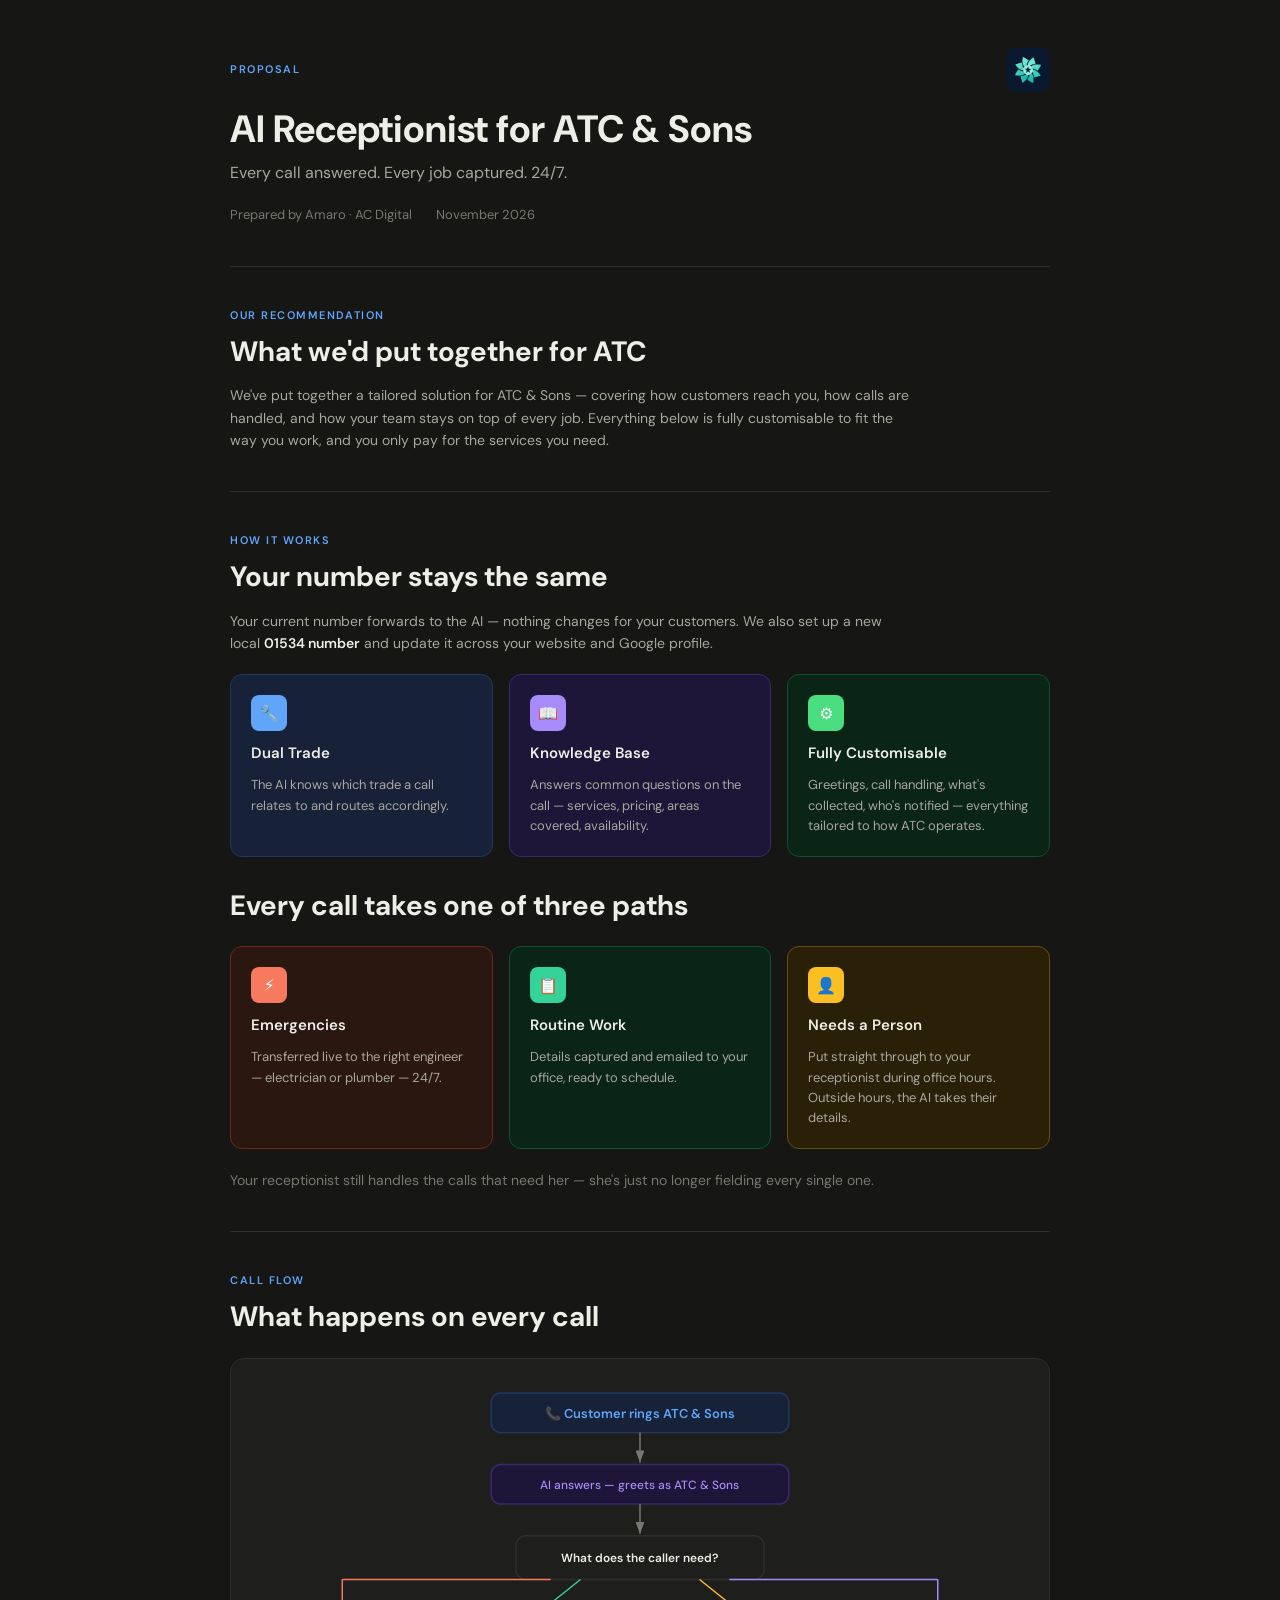
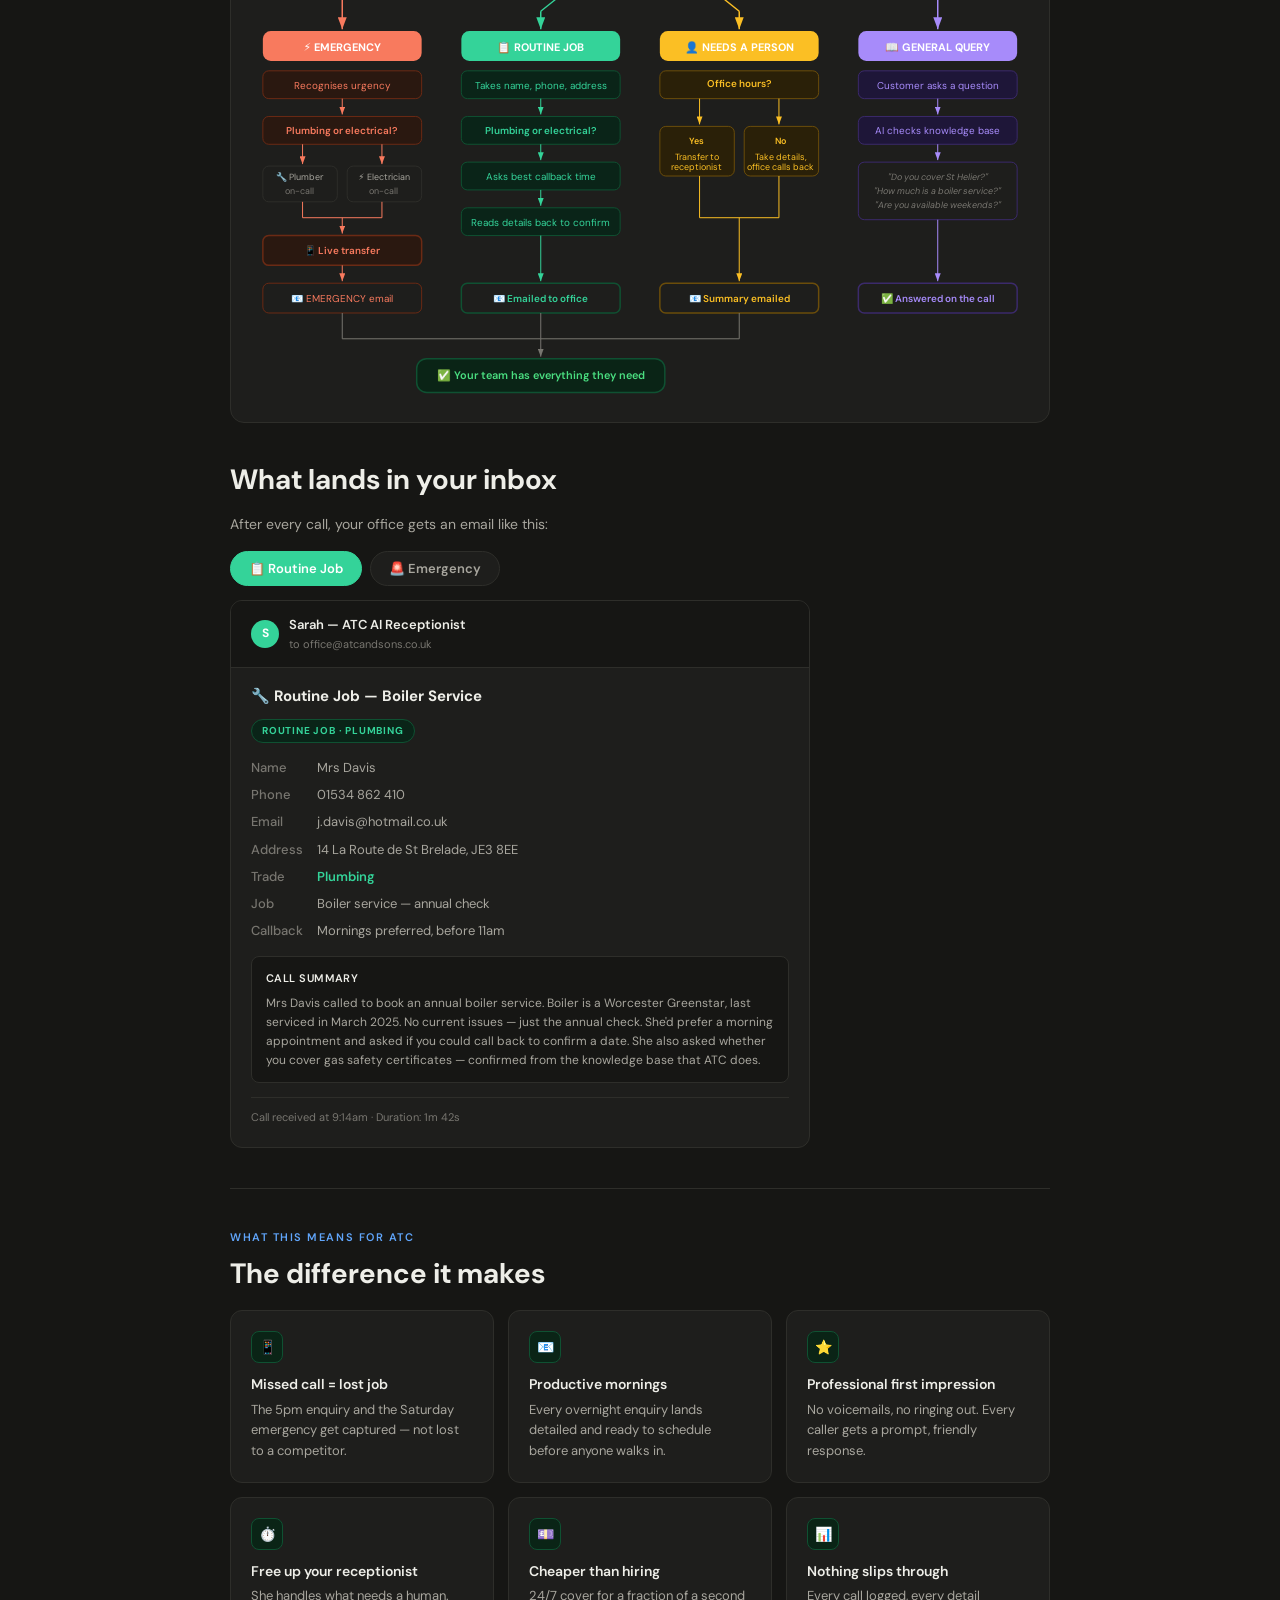
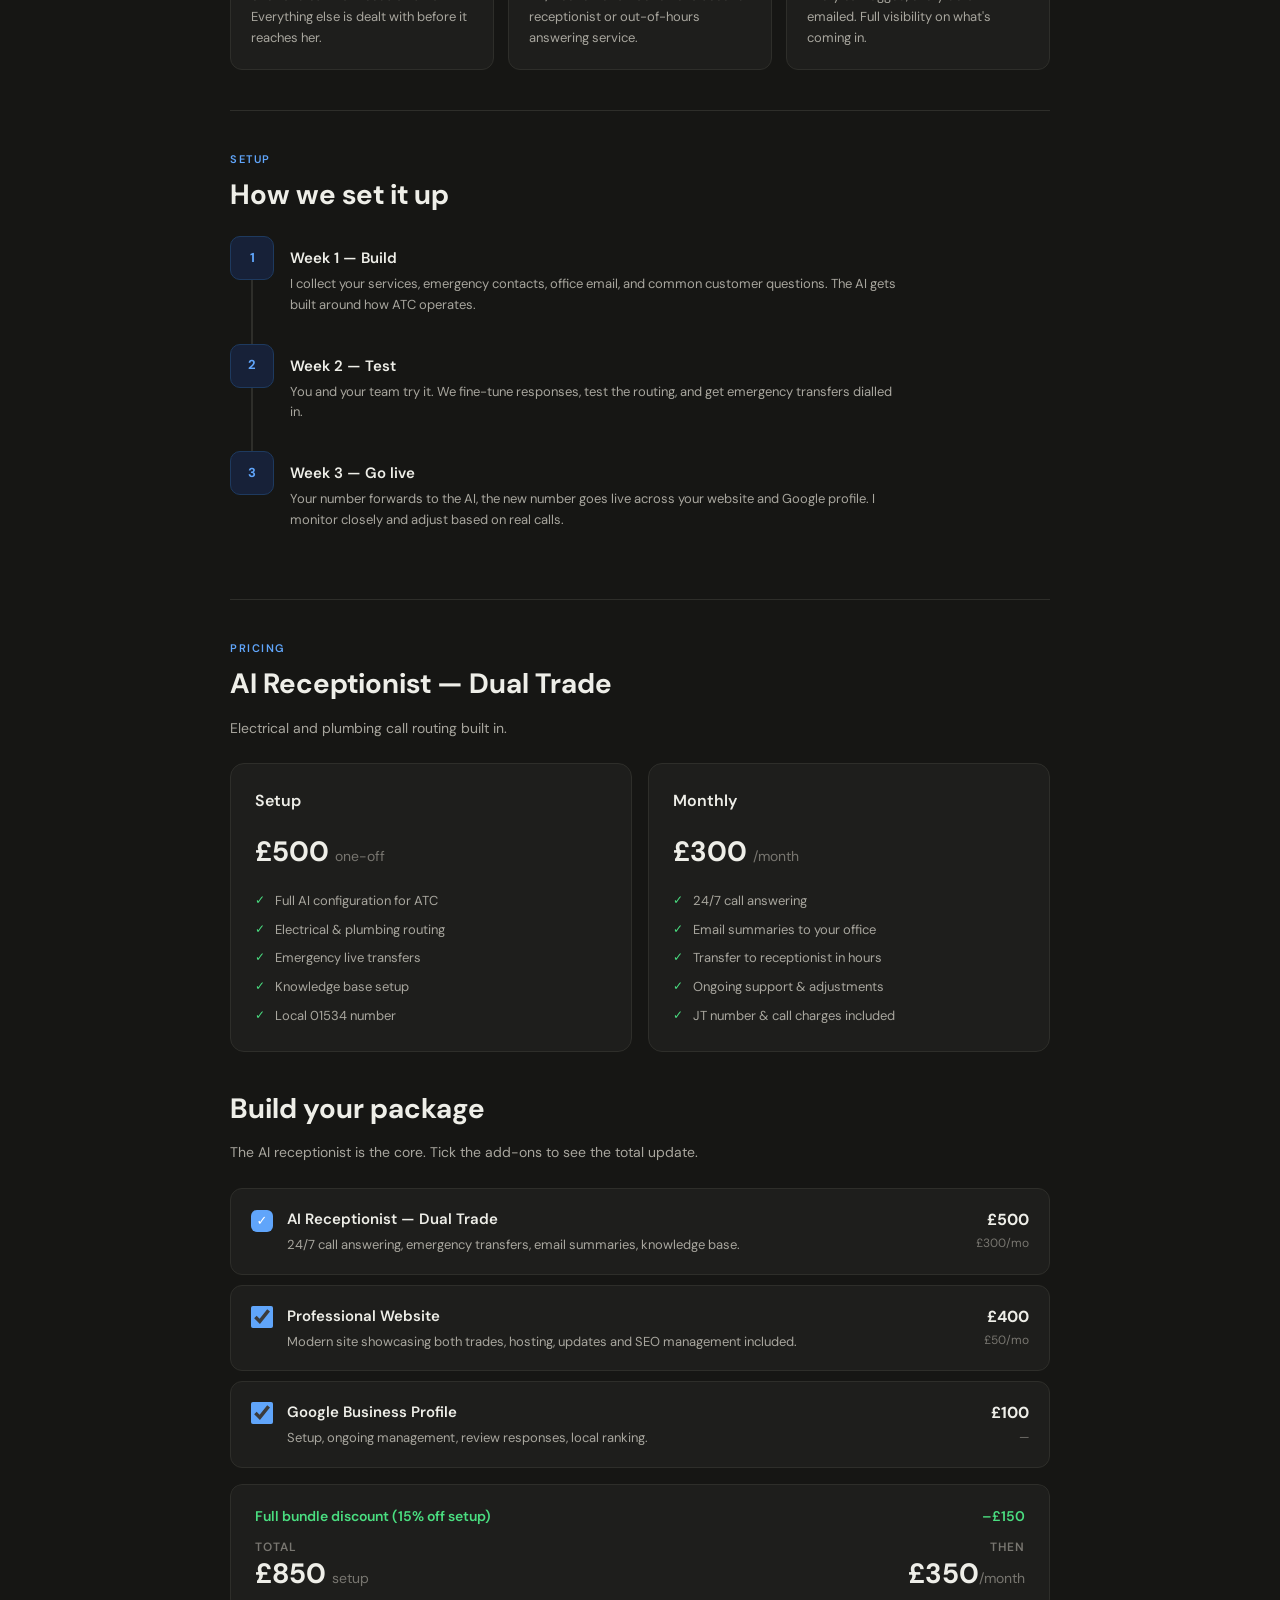
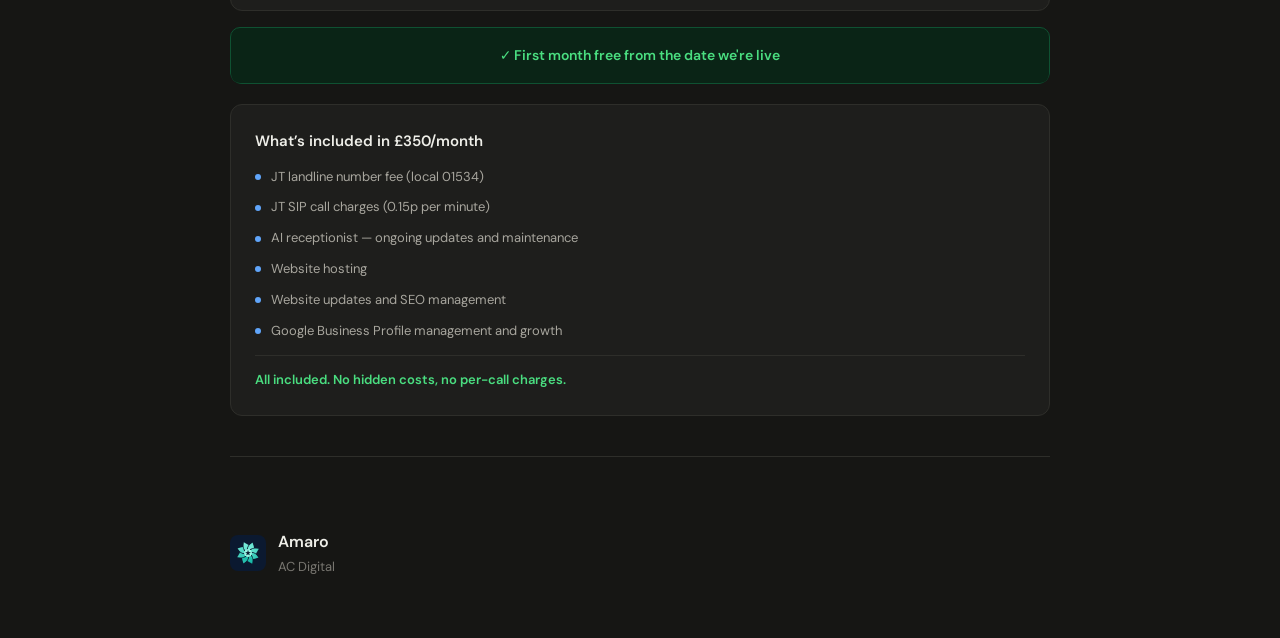
<file: p/atc-proposal/index.html>
<!doctype html><html><head><meta charset=utf8><title>ATC &amp; Sons Proposal · AC Digital</title><meta name="robots" content="noindex, nofollow, noarchive"><meta name="referrer" content="no-referrer"><link rel="icon" href="/favicon.ico"><meta name=viewport content="width=device-width,initial-scale=1,viewport-fit=cover"><style>:root{color-scheme:light;box-sizing:border-box;padding-top:env(safe-area-inset-top,0px);padding-bottom:env(safe-area-inset-bottom,0px)}html{scroll-padding-top:env(safe-area-inset-top,0px)}body{margin:0;padding:0;font:14px -apple-system,BlinkMacSystemFont,sans-serif;background:#fff;color:#000}img{max-width:100%}[hidden]:not([hidden=until-found i]){display:none!important}</style></head><body>

<meta name="claude:viewport-fit-sides" content="cover">
<link rel="stylesheet" href="https://fonts.googleapis.com/css2?family=DM+Sans:wght@300;400;500;600;700&display=swap">
<style>
:root {
  --bg: #161614;
  --surface: #1E1E1C;
  --fg: #EEEEE8;
  --fg2: #A8A69E;
  --fg3: #787670;
  --border: #2E2E2A;
  --accent: #60A5FA;
  --accent-bg: #172138;
  --coral: #F87A5E;
  --coral-bg: #2A1810;
  --coral-bd: #6B2A14;
  --teal: #34D399;
  --teal-bg: #0A2418;
  --teal-bd: #0F5132;
  --blue: #60A5FA;
  --blue-bg: #172138;
  --blue-bd: #1E3A5F;
  --amber: #FBBF24;
  --amber-bg: #2A2008;
  --amber-bd: #6B4D0A;
  --green: #4ADE80;
  --green-bg: #0A2416;
  --green-bd: #0F5132;
  --purple: #A78BFA;
  --purple-bg: #1E1638;
  --purple-bd: #3B2A6B;
  --font: 'DM Sans', system-ui, sans-serif;
  color-scheme: dark;
}

* { margin: 0; padding: 0; box-sizing: border-box; }
body {
  background: var(--bg);
  color: var(--fg);
  font-family: var(--font);
  line-height: 1.6;
  padding-left: max(16px, env(safe-area-inset-left, 0px));
  padding-right: max(16px, env(safe-area-inset-right, 0px));
  padding-block: 0;
}
.wrap { max-width: 820px; margin: 0 auto; }

/* Header */
.header {
  padding: 48px 0 40px;
  border-bottom: 1px solid var(--border);
}
.header-label {
  font-size: 11px;
  font-weight: 600;
  letter-spacing: 0.14em;
  text-transform: uppercase;
  color: var(--accent);
  margin-bottom: 16px;
}
.header h1 {
  font-size: clamp(28px, 5vw, 38px);
  font-weight: 700;
  line-height: 1.15;
  text-wrap: balance;
  margin-bottom: 8px;
}
.header .sub {
  font-size: 16px;
  color: var(--fg2);
}
.header .meta {
  margin-top: 20px;
  display: flex;
  gap: 24px;
  flex-wrap: wrap;
  font-size: 13px;
  color: var(--fg3);
}
.header .meta span { display: flex; align-items: center; gap: 6px; }

/* Sections */
section { padding: 40px 0; border-bottom: 1px solid var(--border); }
section:last-child { border-bottom: none; padding-bottom: 60px; }
.sec-label {
  font-size: 11px;
  font-weight: 600;
  letter-spacing: 0.14em;
  text-transform: uppercase;
  color: var(--accent);
  margin-bottom: 10px;
}
h2 {
  font-size: clamp(22px, 4vw, 28px);
  font-weight: 700;
  line-height: 1.2;
  text-wrap: balance;
  margin-bottom: 16px;
}
p { color: var(--fg2); margin-bottom: 14px; max-width: 68ch; }
p:last-child { margin-bottom: 0; }
strong { color: var(--fg); font-weight: 600; }

/* Intro letter */
.letter { font-size: 15px; line-height: 1.7; }
.letter p { margin-bottom: 16px; }

/* Call path cards */
.paths { display: grid; grid-template-columns: repeat(auto-fit, minmax(220px, 1fr)); gap: 16px; margin-top: 24px; }
.path-card {
  border-radius: 12px;
  padding: 20px;
  border: 1.5px solid;
  display: flex;
  flex-direction: column;
  gap: 10px;
}
.path-card.coral { background: var(--coral-bg); border-color: var(--coral-bd); }
.path-card.teal { background: var(--teal-bg); border-color: var(--teal-bd); }
.path-card.amber { background: var(--amber-bg); border-color: var(--amber-bd); }
.path-card .path-icon {
  width: 36px;
  height: 36px;
  border-radius: 8px;
  display: flex;
  align-items: center;
  justify-content: center;
  font-size: 16px;
}
.path-card.coral .path-icon { background: var(--coral); color: #fff; }
.path-card.teal .path-icon { background: var(--teal); color: #fff; }
.path-card.amber .path-icon { background: var(--amber); color: #fff; }
.path-card h3 { font-size: 15px; font-weight: 600; color: var(--fg); }
.path-card p { font-size: 13px; color: var(--fg2); margin: 0; line-height: 1.55; }

.note-box {
  margin-top: 20px;
  padding: 16px 20px;
  background: var(--surface);
  border: 1px solid var(--border);
  border-radius: 10px;
  font-size: 14px;
  color: var(--fg2);
  line-height: 1.65;
}

/* Diagram */
.diagram-wrap {
  margin-top: 24px;
  background: var(--surface);
  border: 1px solid var(--border);
  border-radius: 14px;
  padding: 32px 24px;
  overflow-x: auto;
}
.flow {
  display: flex;
  flex-direction: column;
  align-items: center;
  gap: 0;
  min-width: 300px;
}
.flow-node {
  padding: 10px 20px;
  border-radius: 10px;
  font-size: 13px;
  font-weight: 500;
  text-align: center;
  max-width: 280px;
  width: 100%;
}
.flow-node.start { background: var(--accent-bg); border: 1.5px solid var(--blue-bd); color: var(--blue); }
.flow-node.purple { background: var(--purple-bg); border: 1.5px solid var(--purple-bd); color: var(--purple); }
.flow-node.green { background: var(--green-bg); border: 1.5px solid var(--green-bd); color: var(--green); }
.flow-arrow {
  width: 2px;
  height: 20px;
  background: var(--border);
  position: relative;
}
.flow-arrow::after {
  content: '';
  position: absolute;
  bottom: -4px;
  left: -3px;
  width: 0;
  height: 0;
  border-left: 4px solid transparent;
  border-right: 4px solid transparent;
  border-top: 5px solid var(--border);
}
.flow-diamond {
  width: 100px;
  height: 100px;
  transform: rotate(45deg);
  border-radius: 8px;
  background: var(--amber-bg);
  border: 1.5px solid var(--amber-bd);
  display: flex;
  align-items: center;
  justify-content: center;
  margin: 4px 0;
}
.flow-diamond span {
  transform: rotate(-45deg);
  font-size: 11px;
  font-weight: 600;
  color: var(--amber);
  text-align: center;
  line-height: 1.3;
  padding: 4px;
}
.flow-branch {
  display: grid;
  grid-template-columns: repeat(3, 1fr);
  gap: 12px;
  width: 100%;
  margin: 8px 0;
}
.branch-col {
  display: flex;
  flex-direction: column;
  align-items: center;
  gap: 0;
}
.branch-label {
  font-size: 10px;
  font-weight: 600;
  letter-spacing: 0.1em;
  text-transform: uppercase;
  padding: 3px 10px;
  border-radius: 20px;
  margin-bottom: 8px;
}
.branch-label.coral { background: var(--coral-bg); color: var(--coral); border: 1px solid var(--coral-bd); }
.branch-label.teal { background: var(--teal-bg); color: var(--teal); border: 1px solid var(--teal-bd); }
.branch-label.amber { background: var(--amber-bg); color: var(--amber); border: 1px solid var(--amber-bd); }
.branch-node {
  padding: 8px 12px;
  border-radius: 8px;
  font-size: 11px;
  text-align: center;
  width: 100%;
  min-width: 0;
  line-height: 1.4;
}
.branch-node.coral { background: var(--coral-bg); border: 1px solid var(--coral-bd); color: var(--coral); }
.branch-node.teal { background: var(--teal-bg); border: 1px solid var(--teal-bd); color: var(--teal); }
.branch-node.amber { background: var(--amber-bg); border: 1px solid var(--amber-bd); color: var(--amber); }
.branch-arrow {
  width: 2px;
  height: 14px;
  position: relative;
}
.branch-arrow.coral { background: var(--coral-bd); }
.branch-arrow.teal { background: var(--teal-bd); }
.branch-arrow.amber { background: var(--amber-bd); }
.branch-arrow::after {
  content: '';
  position: absolute;
  bottom: -3px;
  left: -2.5px;
  width: 0;
  height: 0;
  border-left: 3.5px solid transparent;
  border-right: 3.5px solid transparent;
}
.branch-arrow.coral::after { border-top: 4px solid var(--coral-bd); }
.branch-arrow.teal::after { border-top: 4px solid var(--teal-bd); }
.branch-arrow.amber::after { border-top: 4px solid var(--amber-bd); }

/* Benefits */
.benefits { display: grid; grid-template-columns: repeat(auto-fit, minmax(200px, 1fr)); gap: 14px; margin-top: 20px; }
.benefit {
  background: var(--surface);
  border: 1px solid var(--border);
  border-radius: 12px;
  padding: 20px;
}
.benefit-icon {
  width: 32px;
  height: 32px;
  border-radius: 8px;
  background: var(--green-bg);
  border: 1px solid var(--green-bd);
  display: flex;
  align-items: center;
  justify-content: center;
  font-size: 14px;
  margin-bottom: 10px;
}
.benefit h3 { font-size: 14px; font-weight: 600; margin-bottom: 4px; }
.benefit p { font-size: 13px; margin: 0; }

/* Timeline */
.timeline { display: flex; flex-direction: column; gap: 0; margin-top: 24px; }
.tl-step {
  display: flex;
  gap: 16px;
  position: relative;
}
.tl-left {
  display: flex;
  flex-direction: column;
  align-items: center;
  flex-shrink: 0;
  width: 44px;
}
.tl-dot {
  width: 44px;
  height: 44px;
  border-radius: 10px;
  background: var(--accent-bg);
  border: 1.5px solid var(--blue-bd);
  display: flex;
  align-items: center;
  justify-content: center;
  font-size: 13px;
  font-weight: 700;
  color: var(--accent);
  flex-shrink: 0;
}
.tl-line {
  width: 2px;
  flex: 1;
  background: var(--border);
  min-height: 16px;
}
.tl-step:last-child .tl-line { display: none; }
.tl-content { padding: 10px 0 28px; min-width: 0; }
.tl-content h3 { font-size: 15px; font-weight: 600; margin-bottom: 4px; }
.tl-content p { font-size: 13px; margin: 0; }

.free-box {
  margin-top: 20px;
  padding: 16px 20px;
  background: var(--green-bg);
  border: 1.5px solid var(--green-bd);
  border-radius: 10px;
  font-size: 14px;
  font-weight: 600;
  color: var(--green);
  text-align: center;
}

/* Pricing */
.price-cards { display: grid; grid-template-columns: repeat(auto-fit, minmax(240px, 1fr)); gap: 16px; margin-top: 24px; }
.price-card {
  background: var(--surface);
  border: 1.5px solid var(--border);
  border-radius: 14px;
  padding: 24px;
  display: flex;
  flex-direction: column;
  gap: 16px;
}
.price-card.featured { border-color: var(--accent); position: relative; }
.price-card .badge {
  position: absolute;
  top: -11px;
  left: 20px;
  background: var(--accent);
  color: #fff;
  font-size: 10px;
  font-weight: 700;
  letter-spacing: 0.1em;
  text-transform: uppercase;
  padding: 3px 12px;
  border-radius: 20px;
}
.price-card h3 { font-size: 16px; font-weight: 600; }
.price-card .price { font-size: 28px; font-weight: 700; color: var(--fg); font-variant-numeric: tabular-nums; }
.price-card .price small { font-size: 14px; font-weight: 400; color: var(--fg3); }
.price-card .detail { font-size: 12px; color: var(--fg3); }
.price-card ul { list-style: none; display: flex; flex-direction: column; gap: 8px; }
.price-card li { font-size: 13px; color: var(--fg2); padding-left: 20px; position: relative; }
.price-card li::before { content: '✓'; position: absolute; left: 0; color: var(--green); font-weight: 600; font-size: 12px; }

.addons { margin-top: 24px; display: flex; flex-direction: column; gap: 12px; }
.addon {
  display: flex;
  align-items: flex-start;
  gap: 16px;
  background: var(--surface);
  border: 1px solid var(--border);
  border-radius: 12px;
  padding: 20px;
}
.addon-icon {
  width: 40px;
  height: 40px;
  border-radius: 10px;
  display: flex;
  align-items: center;
  justify-content: center;
  font-size: 18px;
  flex-shrink: 0;
}
.addon-icon.purple { background: var(--purple-bg); border: 1px solid var(--purple-bd); }
.addon-icon.blue { background: var(--blue-bg); border: 1px solid var(--blue-bd); }
.addon-body { min-width: 0; }
.addon-body h3 { font-size: 14px; font-weight: 600; margin-bottom: 2px; }
.addon-body .addon-price { font-size: 13px; font-weight: 600; color: var(--accent); margin-bottom: 6px; }
.addon-body p { font-size: 13px; margin: 0; }

/* Pricing builder */
.pkg-row {
  display: flex;
  align-items: flex-start;
  gap: 14px;
  padding: 18px 20px;
  background: var(--surface);
  border: 1.5px solid var(--border);
  border-radius: 12px;
  margin-bottom: 10px;
  transition: border-color 0.2s, opacity 0.2s;
}
.pkg-toggle { cursor: pointer; }
.pkg-toggle:hover { border-color: var(--accent); }
.pkg-toggle.unchecked { opacity: 0.45; }
.pkg-check { flex-shrink: 0; padding-top: 2px; }
.pkg-check input[type="checkbox"] {
  width: 22px; height: 22px; accent-color: var(--accent); cursor: pointer;
  border-radius: 6px;
}
.pkg-info { flex: 1; min-width: 0; }
.pkg-info h3 { font-size: 15px; font-weight: 600; }
.pkg-info p { font-size: 13px; color: var(--fg2); }
.pkg-price {
  flex-shrink: 0;
  text-align: right;
  display: flex;
  flex-direction: column;
  gap: 2px;
}
.pkg-setup { font-size: 16px; font-weight: 700; color: var(--fg); }
.pkg-monthly { font-size: 12px; color: var(--fg3); }
.pkg-totals {
  margin-top: 16px;
  border-radius: 12px;
  overflow: hidden;
}
.pkg-totals-inner {
  background: var(--surface);
  border: 1.5px solid var(--border);
  border-radius: 12px;
  padding: 20px 24px;
}
@media (max-width: 520px) {
  .pkg-row { flex-wrap: wrap; }
  .pkg-price { width: 100%; flex-direction: row; gap: 12px; padding-top: 6px; }
}

/* Bundle table */
.bundle-wrap {
  margin-top: 24px;
  background: var(--surface);
  border: 1.5px solid var(--accent);
  border-radius: 14px;
  overflow: hidden;
}
.bundle-header {
  background: var(--accent-bg);
  padding: 16px 24px;
  display: flex;
  align-items: center;
  justify-content: space-between;
  flex-wrap: wrap;
  gap: 8px;
}
.bundle-header h3 { font-size: 16px; font-weight: 700; color: var(--accent); }
.bundle-header .save {
  font-size: 11px;
  font-weight: 700;
  letter-spacing: 0.08em;
  text-transform: uppercase;
  background: var(--accent);
  color: #fff;
  padding: 4px 12px;
  border-radius: 20px;
}
.bundle-table { width: 100%; border-collapse: collapse; overflow-x: auto; display: block; }
.bundle-table table { width: 100%; border-collapse: collapse; }
.bundle-table th, .bundle-table td {
  padding: 12px 24px;
  text-align: left;
  font-size: 14px;
  border-bottom: 1px solid var(--border);
}
.bundle-table th { font-weight: 500; color: var(--fg3); font-size: 12px; letter-spacing: 0.06em; text-transform: uppercase; background: var(--bg); }
.bundle-table td { color: var(--fg2); font-variant-numeric: tabular-nums; }
.bundle-table tr:last-child td { border-bottom: none; font-weight: 700; color: var(--fg); font-size: 16px; }
.bundle-table tr.discount td { color: var(--green); font-weight: 600; }

/* Monthly breakdown */
.monthly-box {
  margin-top: 20px;
  background: var(--surface);
  border: 1px solid var(--border);
  border-radius: 12px;
  padding: 24px;
}
.monthly-box h3 { font-size: 15px; font-weight: 600; margin-bottom: 14px; }
.monthly-items { display: flex; flex-direction: column; gap: 10px; }
.monthly-item {
  display: flex;
  align-items: center;
  gap: 10px;
  font-size: 13px;
  color: var(--fg2);
}
.monthly-item .dot {
  width: 6px;
  height: 6px;
  border-radius: 50%;
  background: var(--accent);
  flex-shrink: 0;
}
.monthly-note {
  margin-top: 14px;
  padding-top: 14px;
  border-top: 1px solid var(--border);
  font-size: 13px;
  font-weight: 600;
  color: var(--green);
}

/* Next steps */
.next-steps {
  background: var(--accent-bg);
  border: 1.5px solid var(--blue-bd);
  border-radius: 14px;
  padding: 28px;
  margin-top: 20px;
}
.next-steps p { color: var(--fg2); font-size: 14px; margin-bottom: 12px; }
.next-steps p:last-child { margin-bottom: 0; }

.sign-off {
  margin-top: 32px;
  padding-top: 24px;
  border-top: 1px solid var(--border);
}
.sign-off .name { font-size: 16px; font-weight: 600; }
.sign-off .co { font-size: 13px; color: var(--fg3); margin-top: 2px; }

@media (max-width: 520px) {
  .flow-branch { grid-template-columns: 1fr; gap: 16px; }
  .paths { grid-template-columns: 1fr; }
  .benefits { grid-template-columns: 1fr; }
}
</style>

<div class="wrap">

  <!-- Header -->
  <div class="header">
    <div style="display: flex; align-items: center; justify-content: space-between; margin-bottom: 16px;"><div class="header-label" style="margin-bottom: 0;">Proposal</div><img src="[data-uri]" alt="AC Digital" style="width: 44px; height: 44px; border-radius: 10px;"></div>
    <h1>AI Receptionist for ATC&nbsp;&amp;&nbsp;Sons</h1>
    <div class="sub">Every call answered. Every job captured. 24/7.</div>
    <div class="meta">
      <span>Prepared by Amaro · AC Digital</span>
      <span>November 2026</span>
    </div>
  </div>

  <!-- Our Recommendation -->
  <section>
    <div class="sec-label">Our Recommendation</div>
    <h2>What we'd put together for ATC</h2>
    <p>We've put together a tailored solution for ATC &amp; Sons — covering how customers reach you, how calls are handled, and how your team stays on top of every job. Everything below is fully customisable to fit the way you work, and you only pay for the services you need.</p>
  </section>

  <!-- How it works -->
  <section>
    <div class="sec-label">How It Works</div>
    <h2>Your number stays the same</h2>
    <p>Your current number forwards to the AI — nothing changes for your customers. We also set up a new local <strong>01534 number</strong> and update it across your website and Google profile.</p>
    <div class="paths" style="margin-top: 20px;">
      <div class="path-card" style="background: var(--blue-bg); border-color: var(--blue-bd);">
        <div class="path-icon" style="background: var(--blue); color: #fff;">🔧</div>
        <h3>Dual Trade</h3>
        <p>The AI knows which trade a call relates to and routes accordingly.</p>
      </div>
      <div class="path-card" style="background: var(--purple-bg); border-color: var(--purple-bd);">
        <div class="path-icon" style="background: var(--purple); color: #fff;">📖</div>
        <h3>Knowledge Base</h3>
        <p>Answers common questions on the call — services, pricing, areas covered, availability.</p>
      </div>
      <div class="path-card" style="background: var(--green-bg); border-color: var(--green-bd);">
        <div class="path-icon" style="background: var(--green); color: #fff;">⚙️</div>
        <h3>Fully Customisable</h3>
        <p>Greetings, call handling, what's collected, who's notified — everything tailored to how ATC operates.</p>
      </div>
    </div>

    <h2 style="margin-top: 32px;">Every call takes one of three paths</h2>

    <div class="paths">
      <div class="path-card coral">
        <div class="path-icon">⚡</div>
        <h3>Emergencies</h3>
        <p>Transferred live to the right engineer — electrician or plumber — 24/7.</p>
      </div>
      <div class="path-card teal">
        <div class="path-icon">📋</div>
        <h3>Routine Work</h3>
        <p>Details captured and emailed to your office, ready to schedule.</p>
      </div>
      <div class="path-card amber">
        <div class="path-icon">👤</div>
        <h3>Needs a Person</h3>
        <p>Put straight through to your receptionist during office hours. Outside hours, the AI takes their details.</p>
      </div>
    </div>

    <p style="margin-top: 20px; color: var(--fg3); font-size: 14px;">Your receptionist still handles the calls that need her — she's just no longer fielding every single one.</p>
  </section>

  <!-- Call flow diagram -->
  <section>
    <div class="sec-label">Call Flow</div>
    <h2>What happens on every call</h2>

    <div class="diagram-wrap" style="padding: 24px 12px;">
      <svg viewBox="0 0 800 620" style="width: 100%; height: auto; max-width: 800px; margin: 0 auto; display: block;" xmlns="http://www.w3.org/2000/svg">
        <defs>
          <marker id="ah" markerWidth="8" markerHeight="6" refX="8" refY="3" orient="auto"><path d="M0,0 L8,3 L0,6Z" fill="var(--fg3)"/></marker>
          <marker id="ah-coral" markerWidth="8" markerHeight="6" refX="8" refY="3" orient="auto"><path d="M0,0 L8,3 L0,6Z" fill="var(--coral)"/></marker>
          <marker id="ah-teal" markerWidth="8" markerHeight="6" refX="8" refY="3" orient="auto"><path d="M0,0 L8,3 L0,6Z" fill="var(--teal)"/></marker>
          <marker id="ah-amber" markerWidth="8" markerHeight="6" refX="8" refY="3" orient="auto"><path d="M0,0 L8,3 L0,6Z" fill="var(--amber)"/></marker>
          <marker id="ah-purple" markerWidth="8" markerHeight="6" refX="8" refY="3" orient="auto"><path d="M0,0 L8,3 L0,6Z" fill="var(--purple)"/></marker>
        </defs>

        <!-- Row 1: Customer calls -->
        <rect x="250" y="10" width="300" height="40" rx="10" fill="var(--accent-bg)" stroke="var(--blue-bd)" stroke-width="1.5"/>
        <text x="400" y="35" text-anchor="middle" font-family="var(--font)" font-size="13" font-weight="600" fill="var(--accent)">📞  Customer rings ATC &amp; Sons</text>

        <!-- Arrow down -->
        <line x1="400" y1="50" x2="400" y2="80" stroke="var(--fg3)" stroke-width="1.5" marker-end="url(#ah)"/>

        <!-- Row 2: AI answers -->
        <rect x="250" y="82" width="300" height="40" rx="10" fill="var(--purple-bg)" stroke="var(--purple-bd)" stroke-width="1.5"/>
        <text x="400" y="107" text-anchor="middle" font-family="var(--font)" font-size="12" font-weight="500" fill="var(--purple)">AI answers — greets as ATC &amp; Sons</text>

        <!-- Arrow down -->
        <line x1="400" y1="122" x2="400" y2="152" stroke="var(--fg3)" stroke-width="1.5" marker-end="url(#ah)"/>

        <!-- Row 3: Decision diamond -->
        <rect x="275" y="154" width="250" height="44" rx="10" fill="var(--surface)" stroke="var(--border)" stroke-width="1.5"/>
        <text x="400" y="180" text-anchor="middle" font-family="var(--font)" font-size="12" font-weight="600" fill="var(--fg)">What does the caller need?</text>

        <!-- 4 branch lines from decision box -->
        <!-- Emergency (x=100) -->
        <line x1="310" y1="198" x2="100" y2="198" stroke="var(--coral)" stroke-width="1.5"/>
        <line x1="100" y1="198" x2="100" y2="248" stroke="var(--coral)" stroke-width="1.5" marker-end="url(#ah-coral)"/>
        <!-- Routine (x=300) -->
        <line x1="340" y1="198" x2="300" y2="230" stroke="var(--teal)" stroke-width="1.5"/>
        <line x1="300" y1="230" x2="300" y2="248" stroke="var(--teal)" stroke-width="1.5" marker-end="url(#ah-teal)"/>
        <!-- Needs person (x=500) -->
        <line x1="460" y1="198" x2="500" y2="230" stroke="var(--amber)" stroke-width="1.5"/>
        <line x1="500" y1="230" x2="500" y2="248" stroke="var(--amber)" stroke-width="1.5" marker-end="url(#ah-amber)"/>
        <!-- General query (x=700) -->
        <line x1="490" y1="198" x2="700" y2="198" stroke="var(--purple)" stroke-width="1.5"/>
        <line x1="700" y1="198" x2="700" y2="248" stroke="var(--purple)" stroke-width="1.5" marker-end="url(#ah-purple)"/>

        <!-- COLUMN 1: Emergency -->
        <rect x="20" y="250" width="160" height="30" rx="8" fill="var(--coral)" />
        <text x="100" y="270" text-anchor="middle" font-family="var(--font)" font-size="11" font-weight="700" fill="#fff">⚡ EMERGENCY</text>

        <rect x="20" y="290" width="160" height="28" rx="6" fill="var(--coral-bg)" stroke="var(--coral-bd)" stroke-width="1"/>
        <text x="100" y="308" text-anchor="middle" font-family="var(--font)" font-size="10" fill="var(--coral)">Recognises urgency</text>

        <line x1="100" y1="318" x2="100" y2="334" stroke="var(--coral)" stroke-width="1" marker-end="url(#ah-coral)"/>

        <rect x="20" y="336" width="160" height="28" rx="6" fill="var(--coral-bg)" stroke="var(--coral-bd)" stroke-width="1"/>
        <text x="100" y="354" text-anchor="middle" font-family="var(--font)" font-size="10" font-weight="600" fill="var(--coral)">Plumbing or electrical?</text>

        <!-- Split into two -->
        <line x1="60" y1="364" x2="60" y2="384" stroke="var(--coral)" stroke-width="1" marker-end="url(#ah-coral)"/>
        <line x1="140" y1="364" x2="140" y2="384" stroke="var(--coral)" stroke-width="1" marker-end="url(#ah-coral)"/>

        <rect x="20" y="386" width="75" height="36" rx="6" fill="var(--surface)" stroke="var(--border)" stroke-width="1"/>
        <text x="57" y="400" text-anchor="middle" font-family="var(--font)" font-size="9" fill="var(--fg2)">🔧 Plumber</text>
        <text x="57" y="414" text-anchor="middle" font-family="var(--font)" font-size="9" fill="var(--fg3)">on-call</text>

        <rect x="105" y="386" width="75" height="36" rx="6" fill="var(--surface)" stroke="var(--border)" stroke-width="1"/>
        <text x="142" y="400" text-anchor="middle" font-family="var(--font)" font-size="9" fill="var(--fg2)">⚡ Electrician</text>
        <text x="142" y="414" text-anchor="middle" font-family="var(--font)" font-size="9" fill="var(--fg3)">on-call</text>

        <!-- Merge back -->
        <line x1="60" y1="422" x2="60" y2="438" stroke="var(--coral)" stroke-width="1"/>
        <line x1="140" y1="422" x2="140" y2="438" stroke="var(--coral)" stroke-width="1"/>
        <line x1="60" y1="438" x2="140" y2="438" stroke="var(--coral)" stroke-width="1"/>
        <line x1="100" y1="438" x2="100" y2="454" stroke="var(--coral)" stroke-width="1" marker-end="url(#ah-coral)"/>

        <rect x="20" y="456" width="160" height="30" rx="6" fill="var(--coral-bg)" stroke="var(--coral-bd)" stroke-width="1.5"/>
        <text x="100" y="475" text-anchor="middle" font-family="var(--font)" font-size="10" font-weight="600" fill="var(--coral)">📱 Live transfer</text>

        <line x1="100" y1="486" x2="100" y2="502" stroke="var(--coral)" stroke-width="1" marker-end="url(#ah-coral)"/>

        <rect x="20" y="504" width="160" height="30" rx="6" fill="var(--surface)" stroke="var(--coral-bd)" stroke-width="1"/>
        <text x="100" y="523" text-anchor="middle" font-family="var(--font)" font-size="10" fill="var(--coral)">📧 EMERGENCY email</text>

        <!-- COLUMN 2: Routine -->
        <rect x="220" y="250" width="160" height="30" rx="8" fill="var(--teal)" />
        <text x="300" y="270" text-anchor="middle" font-family="var(--font)" font-size="11" font-weight="700" fill="#fff">📋 ROUTINE JOB</text>

        <rect x="220" y="290" width="160" height="28" rx="6" fill="var(--teal-bg)" stroke="var(--teal-bd)" stroke-width="1"/>
        <text x="300" y="308" text-anchor="middle" font-family="var(--font)" font-size="10" fill="var(--teal)">Takes name, phone, address</text>

        <line x1="300" y1="318" x2="300" y2="334" stroke="var(--teal)" stroke-width="1" marker-end="url(#ah-teal)"/>

        <rect x="220" y="336" width="160" height="28" rx="6" fill="var(--teal-bg)" stroke="var(--teal-bd)" stroke-width="1"/>
        <text x="300" y="354" text-anchor="middle" font-family="var(--font)" font-size="10" font-weight="600" fill="var(--teal)">Plumbing or electrical?</text>

        <line x1="300" y1="364" x2="300" y2="380" stroke="var(--teal)" stroke-width="1" marker-end="url(#ah-teal)"/>

        <rect x="220" y="382" width="160" height="28" rx="6" fill="var(--teal-bg)" stroke="var(--teal-bd)" stroke-width="1"/>
        <text x="300" y="400" text-anchor="middle" font-family="var(--font)" font-size="10" fill="var(--teal)">Asks best callback time</text>

        <line x1="300" y1="410" x2="300" y2="426" stroke="var(--teal)" stroke-width="1" marker-end="url(#ah-teal)"/>

        <rect x="220" y="428" width="160" height="28" rx="6" fill="var(--teal-bg)" stroke="var(--teal-bd)" stroke-width="1"/>
        <text x="300" y="446" text-anchor="middle" font-family="var(--font)" font-size="10" fill="var(--teal)">Reads details back to confirm</text>

        <line x1="300" y1="456" x2="300" y2="502" stroke="var(--teal)" stroke-width="1" marker-end="url(#ah-teal)"/>

        <rect x="220" y="504" width="160" height="30" rx="6" fill="var(--surface)" stroke="var(--teal-bd)" stroke-width="1.5"/>
        <text x="300" y="523" text-anchor="middle" font-family="var(--font)" font-size="10" font-weight="600" fill="var(--teal)">📧 Emailed to office</text>

        <!-- COLUMN 3: Needs a Person -->
        <rect x="420" y="250" width="160" height="30" rx="8" fill="var(--amber)" />
        <text x="500" y="270" text-anchor="middle" font-family="var(--font)" font-size="11" font-weight="700" fill="#fff">👤 NEEDS A PERSON</text>

        <rect x="420" y="290" width="160" height="28" rx="6" fill="var(--amber-bg)" stroke="var(--amber-bd)" stroke-width="1"/>
        <text x="500" y="306" text-anchor="middle" font-family="var(--font)" font-size="10" font-weight="600" fill="var(--amber)">Office hours?</text>

        <!-- Split yes/no -->
        <line x1="460" y1="318" x2="460" y2="344" stroke="var(--amber)" stroke-width="1" marker-end="url(#ah-amber)"/>
        <line x1="540" y1="318" x2="540" y2="344" stroke="var(--amber)" stroke-width="1" marker-end="url(#ah-amber)"/>

        <rect x="420" y="346" width="75" height="50" rx="6" fill="var(--amber-bg)" stroke="var(--amber-bd)" stroke-width="1"/>
        <text x="457" y="364" text-anchor="middle" font-family="var(--font)" font-size="9" font-weight="600" fill="var(--amber)">Yes</text>
        <text x="457" y="380" text-anchor="middle" font-family="var(--font)" font-size="9" fill="var(--amber)">Transfer to</text>
        <text x="457" y="390" text-anchor="middle" font-family="var(--font)" font-size="9" fill="var(--amber)">receptionist</text>

        <rect x="505" y="346" width="75" height="50" rx="6" fill="var(--amber-bg)" stroke="var(--amber-bd)" stroke-width="1"/>
        <text x="542" y="364" text-anchor="middle" font-family="var(--font)" font-size="9" font-weight="600" fill="var(--amber)">No</text>
        <text x="542" y="380" text-anchor="middle" font-family="var(--font)" font-size="9" fill="var(--amber)">Take details,</text>
        <text x="542" y="390" text-anchor="middle" font-family="var(--font)" font-size="9" fill="var(--amber)">office calls back</text>

        <!-- Merge -->
        <line x1="460" y1="396" x2="460" y2="438" stroke="var(--amber)" stroke-width="1"/>
        <line x1="540" y1="396" x2="540" y2="438" stroke="var(--amber)" stroke-width="1"/>
        <line x1="460" y1="438" x2="540" y2="438" stroke="var(--amber)" stroke-width="1"/>
        <line x1="500" y1="438" x2="500" y2="502" stroke="var(--amber)" stroke-width="1" marker-end="url(#ah-amber)"/>

        <rect x="420" y="504" width="160" height="30" rx="6" fill="var(--surface)" stroke="var(--amber-bd)" stroke-width="1.5"/>
        <text x="500" y="523" text-anchor="middle" font-family="var(--font)" font-size="10" font-weight="600" fill="var(--amber)">📧 Summary emailed</text>

        <!-- COLUMN 4: General Query -->
        <rect x="620" y="250" width="160" height="30" rx="8" fill="var(--purple)" />
        <text x="700" y="270" text-anchor="middle" font-family="var(--font)" font-size="11" font-weight="700" fill="#fff">📖 GENERAL QUERY</text>

        <rect x="620" y="290" width="160" height="28" rx="6" fill="var(--purple-bg)" stroke="var(--purple-bd)" stroke-width="1"/>
        <text x="700" y="308" text-anchor="middle" font-family="var(--font)" font-size="10" fill="var(--purple)">Customer asks a question</text>

        <line x1="700" y1="318" x2="700" y2="334" stroke="var(--purple)" stroke-width="1" marker-end="url(#ah-purple)"/>

        <rect x="620" y="336" width="160" height="28" rx="6" fill="var(--purple-bg)" stroke="var(--purple-bd)" stroke-width="1"/>
        <text x="700" y="354" text-anchor="middle" font-family="var(--font)" font-size="10" fill="var(--purple)">AI checks knowledge base</text>

        <line x1="700" y1="364" x2="700" y2="380" stroke="var(--purple)" stroke-width="1" marker-end="url(#ah-purple)"/>

        <rect x="620" y="382" width="160" height="58" rx="6" fill="var(--surface)" stroke="var(--purple-bd)" stroke-width="1"/>
        <text x="700" y="400" text-anchor="middle" font-family="var(--font)" font-size="9" font-style="italic" fill="var(--fg3)">"Do you cover St Helier?"</text>
        <text x="700" y="414" text-anchor="middle" font-family="var(--font)" font-size="9" font-style="italic" fill="var(--fg3)">"How much is a boiler service?"</text>
        <text x="700" y="428" text-anchor="middle" font-family="var(--font)" font-size="9" font-style="italic" fill="var(--fg3)">"Are you available weekends?"</text>

        <line x1="700" y1="440" x2="700" y2="502" stroke="var(--purple)" stroke-width="1" marker-end="url(#ah-purple)"/>

        <rect x="620" y="504" width="160" height="30" rx="6" fill="var(--surface)" stroke="var(--purple-bd)" stroke-width="1.5"/>
        <text x="700" y="523" text-anchor="middle" font-family="var(--font)" font-size="10" font-weight="600" fill="var(--purple)">✅ Answered on the call</text>

        <!-- Bottom: all paths converge to email -->
        <line x1="100" y1="534" x2="100" y2="560" stroke="var(--fg3)" stroke-width="1"/>
        <line x1="300" y1="534" x2="300" y2="560" stroke="var(--fg3)" stroke-width="1"/>
        <line x1="500" y1="534" x2="500" y2="560" stroke="var(--fg3)" stroke-width="1"/>
        <line x1="100" y1="560" x2="500" y2="560" stroke="var(--fg3)" stroke-width="1"/>
        <line x1="300" y1="560" x2="300" y2="578" stroke="var(--fg3)" stroke-width="1" marker-end="url(#ah)"/>

        <rect x="175" y="580" width="250" height="34" rx="10" fill="var(--green-bg)" stroke="var(--green-bd)" stroke-width="1.5"/>
        <text x="300" y="601" text-anchor="middle" font-family="var(--font)" font-size="11" font-weight="600" fill="var(--green)">✅ Your team has everything they need</text>
      </svg>
    </div>

    <!-- Email preview -->
    <h2 style="margin-top: 40px;">What lands in your inbox</h2>
    <p>After every call, your office gets an email like this:</p>

    <!-- Toggle buttons -->
    <div style="display: flex; gap: 8px; margin-top: 16px;">
      <button id="btn-routine" onclick="showEmail('routine')" style="padding: 8px 18px; border-radius: 20px; font-family: var(--font); font-size: 13px; font-weight: 600; cursor: pointer; border: 1.5px solid var(--teal); background: var(--teal); color: #fff; transition: all 0.2s;">📋 Routine Job</button>
      <button id="btn-emergency" onclick="showEmail('emergency')" style="padding: 8px 18px; border-radius: 20px; font-family: var(--font); font-size: 13px; font-weight: 600; cursor: pointer; border: 1.5px solid var(--border); background: var(--surface); color: var(--fg2); transition: all 0.2s;">🚨 Emergency</button>
    </div>

    <!-- Routine email -->
    <div id="email-routine" style="margin-top: 14px; max-width: 580px;">
      <div style="background: var(--surface); border: 1.5px solid var(--border); border-radius: 12px; overflow: hidden;">
        <div style="background: var(--bg); padding: 14px 20px; border-bottom: 1px solid var(--border); display: flex; align-items: center; gap: 10px;">
          <div style="width: 28px; height: 28px; border-radius: 50%; background: var(--teal); display: flex; align-items: center; justify-content: center; color: #fff; font-size: 12px; font-weight: 700; flex-shrink: 0;">S</div>
          <div style="min-width: 0;">
            <div style="font-size: 13px; font-weight: 600; color: var(--fg);">Sarah — ATC AI Receptionist</div>
            <div style="font-size: 11px; color: var(--fg3);">to office@atcandsons.co.uk</div>
          </div>
        </div>
        <div style="padding: 16px 20px 0;">
          <div style="font-size: 15px; font-weight: 700; color: var(--fg);">🔧 Routine Job — Boiler Service</div>
        </div>
        <div style="padding: 10px 20px 0;">
          <span style="display: inline-block; font-size: 10px; font-weight: 700; letter-spacing: 0.08em; text-transform: uppercase; padding: 3px 10px; border-radius: 20px; background: var(--teal-bg); color: var(--teal); border: 1px solid var(--teal-bd);">Routine Job · Plumbing</span>
        </div>
        <div style="padding: 14px 20px 20px; font-size: 13px; color: var(--fg2); line-height: 1.7;">
          <div style="margin-bottom: 14px;">
            <div style="display: grid; grid-template-columns: auto 1fr; gap: 5px 14px;">
              <span style="color: var(--fg3); font-weight: 500;">Name</span><span>Mrs Davis</span>
              <span style="color: var(--fg3); font-weight: 500;">Phone</span><span>01534 862 410</span>
              <span style="color: var(--fg3); font-weight: 500;">Email</span><span>j.davis@hotmail.co.uk</span>
              <span style="color: var(--fg3); font-weight: 500;">Address</span><span>14 La Route de St Brelade, JE3 8EE</span>
              <span style="color: var(--fg3); font-weight: 500;">Trade</span><span style="font-weight: 600; color: var(--teal);">Plumbing</span>
              <span style="color: var(--fg3); font-weight: 500;">Job</span><span>Boiler service — annual check</span>
              <span style="color: var(--fg3); font-weight: 500;">Callback</span><span>Mornings preferred, before 11am</span>
            </div>
          </div>
          <div style="background: var(--bg); border-radius: 8px; padding: 12px 14px; margin-bottom: 14px; border: 1px solid var(--border);">
            <div style="font-size: 11px; font-weight: 600; color: var(--fg); margin-bottom: 6px; letter-spacing: 0.04em; text-transform: uppercase;">Call Summary</div>
            <div style="font-size: 12px; color: var(--fg2); line-height: 1.6;">Mrs Davis called to book an annual boiler service. Boiler is a Worcester Greenstar, last serviced in March 2025. No current issues — just the annual check. She'd prefer a morning appointment and asked if you could call back to confirm a date. She also asked whether you cover gas safety certificates — confirmed from the knowledge base that ATC does.</div>
          </div>
          <div style="padding-top: 10px; border-top: 1px solid var(--border); font-size: 11px; color: var(--fg3);">
            <span>Call received at 9:14am · Duration: 1m 42s</span>
          </div>
        </div>
      </div>
    </div>

    <!-- Emergency email -->
    <div id="email-emergency" style="margin-top: 14px; max-width: 580px; display: none;">
      <div style="background: var(--surface); border: 2px solid var(--coral); border-radius: 12px; overflow: hidden;">
        <div style="background: var(--bg); padding: 14px 20px; border-bottom: 1px solid var(--border); display: flex; align-items: center; gap: 10px;">
          <div style="width: 28px; height: 28px; border-radius: 50%; background: var(--coral); display: flex; align-items: center; justify-content: center; color: #fff; font-size: 12px; font-weight: 700; flex-shrink: 0;">S</div>
          <div style="min-width: 0;">
            <div style="font-size: 13px; font-weight: 600; color: var(--fg);">Sarah — ATC AI Receptionist</div>
            <div style="font-size: 11px; color: var(--fg3);">to office@atcandsons.co.uk</div>
          </div>
        </div>
        <div style="padding: 16px 20px 0;">
          <div style="font-size: 15px; font-weight: 700; color: var(--coral);">🚨 EMERGENCY — Burst Pipe, St Helier</div>
        </div>
        <div style="padding: 10px 20px 0;">
          <span style="display: inline-block; font-size: 10px; font-weight: 700; letter-spacing: 0.08em; text-transform: uppercase; padding: 3px 10px; border-radius: 20px; background: var(--coral-bg); color: var(--coral); border: 1px solid var(--coral-bd);">Emergency · Plumbing · Live Transferred</span>
        </div>
        <div style="padding: 14px 20px 20px; font-size: 13px; color: var(--fg2); line-height: 1.7;">
          <div style="margin-bottom: 14px;">
            <div style="display: grid; grid-template-columns: auto 1fr; gap: 5px 14px;">
              <span style="color: var(--fg3); font-weight: 500;">Name</span><span>Mr Sheridan</span>
              <span style="color: var(--fg3); font-weight: 500;">Phone</span><span>01534 744 221</span>
              <span style="color: var(--fg3); font-weight: 500;">Email</span><span>t.sheridan@gmail.com</span>
              <span style="color: var(--fg3); font-weight: 500;">Address</span><span>8 Peel Road, St Helier, JE2 3AB</span>
              <span style="color: var(--fg3); font-weight: 500;">Trade</span><span style="font-weight: 600; color: var(--coral);">Plumbing — Emergency</span>
              <span style="color: var(--fg3); font-weight: 500;">Job</span><span>Burst pipe in kitchen — water leaking through ceiling</span>
              <span style="color: var(--fg3); font-weight: 500;">Transferred to</span><span style="font-weight: 600;">Plumber on-call mobile</span>
            </div>
          </div>
          <div style="background: var(--bg); border-radius: 8px; padding: 12px 14px; margin-bottom: 14px; border: 1px solid var(--border);">
            <div style="font-size: 11px; font-weight: 600; color: var(--coral); margin-bottom: 6px; letter-spacing: 0.04em; text-transform: uppercase;">Call Summary</div>
            <div style="font-size: 12px; color: var(--fg2); line-height: 1.6;">Mr Sheridan called in distress — burst pipe under kitchen sink, water coming through the ceiling below. Identified as plumbing emergency and live transferred to the plumber on-call. Caller confirmed someone is home to let the engineer in.</div>
          </div>
          <div style="padding-top: 10px; border-top: 1px solid var(--border); font-size: 11px; color: var(--fg3);">
            <span>Call received at 11:47pm · Duration: 2m 08s</span>
          </div>
        </div>
      </div>
    </div>
  </section>

  <!-- Benefits -->
  <section>
    <div class="sec-label">What This Means for ATC</div>
    <h2>The difference it makes</h2>
    <div class="benefits">
      <div class="benefit">
        <div class="benefit-icon">📱</div>
        <h3>Missed call = lost job</h3>
        <p>The 5pm enquiry and the Saturday emergency get captured — not lost to a competitor.</p>
      </div>
      <div class="benefit">
        <div class="benefit-icon">📧</div>
        <h3>Productive mornings</h3>
        <p>Every overnight enquiry lands detailed and ready to schedule before anyone walks in.</p>
      </div>
      <div class="benefit">
        <div class="benefit-icon">⭐</div>
        <h3>Professional first impression</h3>
        <p>No voicemails, no ringing out. Every caller gets a prompt, friendly response.</p>
      </div>
      <div class="benefit">
        <div class="benefit-icon">⏱️</div>
        <h3>Free up your receptionist</h3>
        <p>She handles what needs a human. Everything else is dealt with before it reaches her.</p>
      </div>
      <div class="benefit">
        <div class="benefit-icon">💷</div>
        <h3>Cheaper than hiring</h3>
        <p>24/7 cover for a fraction of a second receptionist or out-of-hours answering service.</p>
      </div>
      <div class="benefit">
        <div class="benefit-icon">📊</div>
        <h3>Nothing slips through</h3>
        <p>Every call logged, every detail emailed. Full visibility on what's coming in.</p>
      </div>
    </div>
  </section>

  <!-- Timeline -->
  <section>
    <div class="sec-label">Setup</div>
    <h2>How we set it up</h2>
    <div class="timeline">
      <div class="tl-step">
        <div class="tl-left">
          <div class="tl-dot">1</div>
          <div class="tl-line"></div>
        </div>
        <div class="tl-content">
          <h3>Week 1 — Build</h3>
          <p>I collect your services, emergency contacts, office email, and common customer questions. The AI gets built around how ATC operates.</p>
        </div>
      </div>
      <div class="tl-step">
        <div class="tl-left">
          <div class="tl-dot">2</div>
          <div class="tl-line"></div>
        </div>
        <div class="tl-content">
          <h3>Week 2 — Test</h3>
          <p>You and your team try it. We fine-tune responses, test the routing, and get emergency transfers dialled in.</p>
        </div>
      </div>
      <div class="tl-step">
        <div class="tl-left">
          <div class="tl-dot">3</div>
          <div class="tl-line"></div>
        </div>
        <div class="tl-content">
          <h3>Week 3 — Go live</h3>
          <p>Your number forwards to the AI, the new number goes live across your website and Google profile. I monitor closely and adjust based on real calls.</p>
        </div>
      </div>
    </div>
  </section>

  <!-- Pricing -->
  <section>
    <div class="sec-label">Pricing</div>
    <h2>AI Receptionist — Dual Trade</h2>
    <p>Electrical and plumbing call routing built in.</p>

    <div class="price-cards">
      <div class="price-card">
        <h3>Setup</h3>
        <div class="price">£500 <small>one-off</small></div>
        <ul>
          <li>Full AI configuration for ATC</li>
          <li>Electrical & plumbing routing</li>
          <li>Emergency live transfers</li>
          <li>Knowledge base setup</li>
          <li>Local 01534 number</li>
        </ul>
      </div>
      <div class="price-card">
        <h3>Monthly</h3>
        <div class="price">£300 <small>/month</small></div>
        <ul>
          <li>24/7 call answering</li>
          <li>Email summaries to your office</li>
          <li>Transfer to receptionist in hours</li>
          <li>Ongoing support & adjustments</li>
          <li>JT number & call charges included</li>
        </ul>
      </div>
    </div>

    <h2 style="margin-top: 40px;">Build your package</h2>
    <p>The AI receptionist is the core. Tick the add-ons to see the total update.</p>

    <div id="pricing-builder" style="margin-top: 24px;">
      <!-- AI Receptionist — always included -->
      <div class="pkg-row" style="opacity: 1;">
        <div class="pkg-check"><span style="display: inline-flex; align-items: center; justify-content: center; width: 22px; height: 22px; border-radius: 6px; background: var(--accent); color: #fff; font-size: 13px; font-weight: 700;">✓</span></div>
        <div class="pkg-info">
          <h3>AI Receptionist — Dual Trade</h3>
          <p style="margin: 4px 0 0; font-size: 13px;">24/7 call answering, emergency transfers, email summaries, knowledge base.</p>
        </div>
        <div class="pkg-price"><span class="pkg-setup">£500</span><span class="pkg-monthly">£300/mo</span></div>
      </div>

      <!-- Website toggle -->
      <label class="pkg-row pkg-toggle" id="website-row">
        <div class="pkg-check"><input type="checkbox" id="cb-website" checked></div>
        <div class="pkg-info">
          <h3>Professional Website</h3>
          <p style="margin: 4px 0 0; font-size: 13px;">Modern site showcasing both trades, hosting, updates and SEO management included.</p>
        </div>
        <div class="pkg-price"><span class="pkg-setup">£400</span><span class="pkg-monthly">£50/mo</span></div>
      </label>

      <!-- Google toggle -->
      <label class="pkg-row pkg-toggle" id="google-row">
        <div class="pkg-check"><input type="checkbox" id="cb-google" checked></div>
        <div class="pkg-info">
          <h3>Google Business Profile</h3>
          <p style="margin: 4px 0 0; font-size: 13px;">Setup, ongoing management, review responses, local ranking.</p>
        </div>
        <div class="pkg-price"><span class="pkg-setup">£100</span><span class="pkg-monthly">—</span></div>
      </label>

      <!-- Totals -->
      <div class="pkg-totals">
        <div class="pkg-totals-inner">
          <div id="discount-line" style="display: flex; justify-content: space-between; font-size: 14px; color: var(--green); font-weight: 600; margin-bottom: 10px;">
            <span>Bundle discount (15% off setup)</span>
            <span id="discount-amount">–£150</span>
          </div>
          <div style="display: flex; justify-content: space-between; align-items: baseline;">
            <div>
              <div style="font-size: 12px; color: var(--fg3); text-transform: uppercase; letter-spacing: 0.08em; font-weight: 600;">Total</div>
              <div style="font-size: 28px; font-weight: 700; color: var(--fg); line-height: 1.2;"><span id="total-setup">£850</span> <small style="font-size: 14px; font-weight: 400; color: var(--fg3);">setup</small></div>
            </div>
            <div style="text-align: right;">
              <div style="font-size: 12px; color: var(--fg3); text-transform: uppercase; letter-spacing: 0.08em; font-weight: 600;">Then</div>
              <div style="font-size: 28px; font-weight: 700; color: var(--fg); line-height: 1.2;"><span id="total-monthly">£350</span><small style="font-size: 14px; font-weight: 400; color: var(--fg3);">/month</small></div>
            </div>
          </div>
        </div>
        <div class="free-box" style="margin-top: 16px;">✓ First month free from the date we're live</div>
      </div>

      <!-- Monthly breakdown -->
      <div class="monthly-box" style="margin-top: 20px;">
        <h3 id="breakdown-title">What's included in £350/month</h3>
        <div class="monthly-items" id="breakdown-items">
          <div class="monthly-item"><span class="dot"></span>JT landline number fee (local 01534)</div>
          <div class="monthly-item"><span class="dot"></span>JT SIP call charges (0.15p per minute)</div>
          <div class="monthly-item"><span class="dot"></span>AI receptionist — ongoing updates and maintenance</div>
          <div class="monthly-item"><span class="dot"></span>Website hosting</div>
          <div class="monthly-item"><span class="dot"></span>Website updates and SEO management</div>
          <div class="monthly-item"><span class="dot"></span>Google Business Profile management and growth</div>
        </div>
        <div class="monthly-note">All included. No hidden costs, no per-call charges.</div>
      </div>
    </div>
  </section>

  <script>
  (function() {
    const cbW = document.getElementById('cb-website');
    const cbG = document.getElementById('cb-google');
    const rowW = document.getElementById('website-row');
    const rowG = document.getElementById('google-row');
    const discLine = document.getElementById('discount-line');
    const discAmt = document.getElementById('discount-amount');
    const totalSetup = document.getElementById('total-setup');
    const totalMonthly = document.getElementById('total-monthly');

    function update() {
      const w = cbW.checked;
      const g = cbG.checked;
      rowW.classList.toggle('unchecked', !w);
      rowG.classList.toggle('unchecked', !g);

      let setup = 500;
      let monthly = 300;
      if (w) { setup += 400; monthly += 50; }
      if (g) { setup += 100; }

      // Discount: 10% if website + AI, 15% if all three
      let discount = 0;
      let discLabel = '';
      if (w && g) {
        discount = Math.round(setup * 0.15);
        discLabel = 'Full bundle discount (15% off setup)';
      } else if (w) {
        discount = Math.round(setup * 0.10);
        discLabel = 'Bundle discount (10% off setup)';
      }

      if (discount > 0) {
        discLine.style.display = 'flex';
        discLine.querySelector('span:first-child').textContent = discLabel;
        discAmt.textContent = '–£' + discount;
      } else {
        discLine.style.display = 'none';
      }

      // Update monthly breakdown
      const bd = document.getElementById('breakdown-items');
      let items = '<div class="monthly-item"><span class="dot"></span>JT landline number fee (local 01534)</div>';
      items += '<div class="monthly-item"><span class="dot"></span>JT SIP call charges (0.15p per minute)</div>';
      items += '<div class="monthly-item"><span class="dot"></span>AI receptionist — ongoing updates and maintenance</div>';
      if (w) {
        items += '<div class="monthly-item"><span class="dot"></span>Website hosting</div>';
        items += '<div class="monthly-item"><span class="dot"></span>Website updates and SEO management</div>';
      }
      if (g) {
        items += '<div class="monthly-item"><span class="dot"></span>Google Business Profile management and growth</div>';
      }
      bd.innerHTML = items;
      document.getElementById('breakdown-title').textContent = "What’s included in £" + monthly + "/month";

      totalSetup.textContent = '£' + (setup - discount);
      totalMonthly.textContent = '£' + monthly;
    }

    cbW.addEventListener('change', update);
    cbG.addEventListener('change', update);
    update();
  })();

  // Email toggle
  function showEmail(type) {
    var routine = document.getElementById('email-routine');
    var emergency = document.getElementById('email-emergency');
    var btnR = document.getElementById('btn-routine');
    var btnE = document.getElementById('btn-emergency');
    if (type === 'routine') {
      routine.style.display = 'block';
      emergency.style.display = 'none';
      btnR.style.background = 'var(--teal)';
      btnR.style.borderColor = 'var(--teal)';
      btnR.style.color = '#fff';
      btnE.style.background = 'var(--surface)';
      btnE.style.borderColor = 'var(--border)';
      btnE.style.color = 'var(--fg2)';
    } else {
      routine.style.display = 'none';
      emergency.style.display = 'block';
      btnE.style.background = 'var(--coral)';
      btnE.style.borderColor = 'var(--coral)';
      btnE.style.color = '#fff';
      btnR.style.background = 'var(--surface)';
      btnR.style.borderColor = 'var(--border)';
      btnR.style.color = 'var(--fg2)';
    }
  }
  </script>

  <!-- Sign off -->
  <section>
    <div class="sign-off" style="border-top: none; padding-top: 0;">
      <div style="display: flex; align-items: center; gap: 12px; margin-top: 16px;"><img src="[data-uri]" alt="AC Digital" style="width: 36px; height: 36px; border-radius: 8px;"><div><div class="name">Amaro</div><div class="co">AC Digital</div></div></div>
    </div>
  </section>

</div>

</body></html>
</file>
